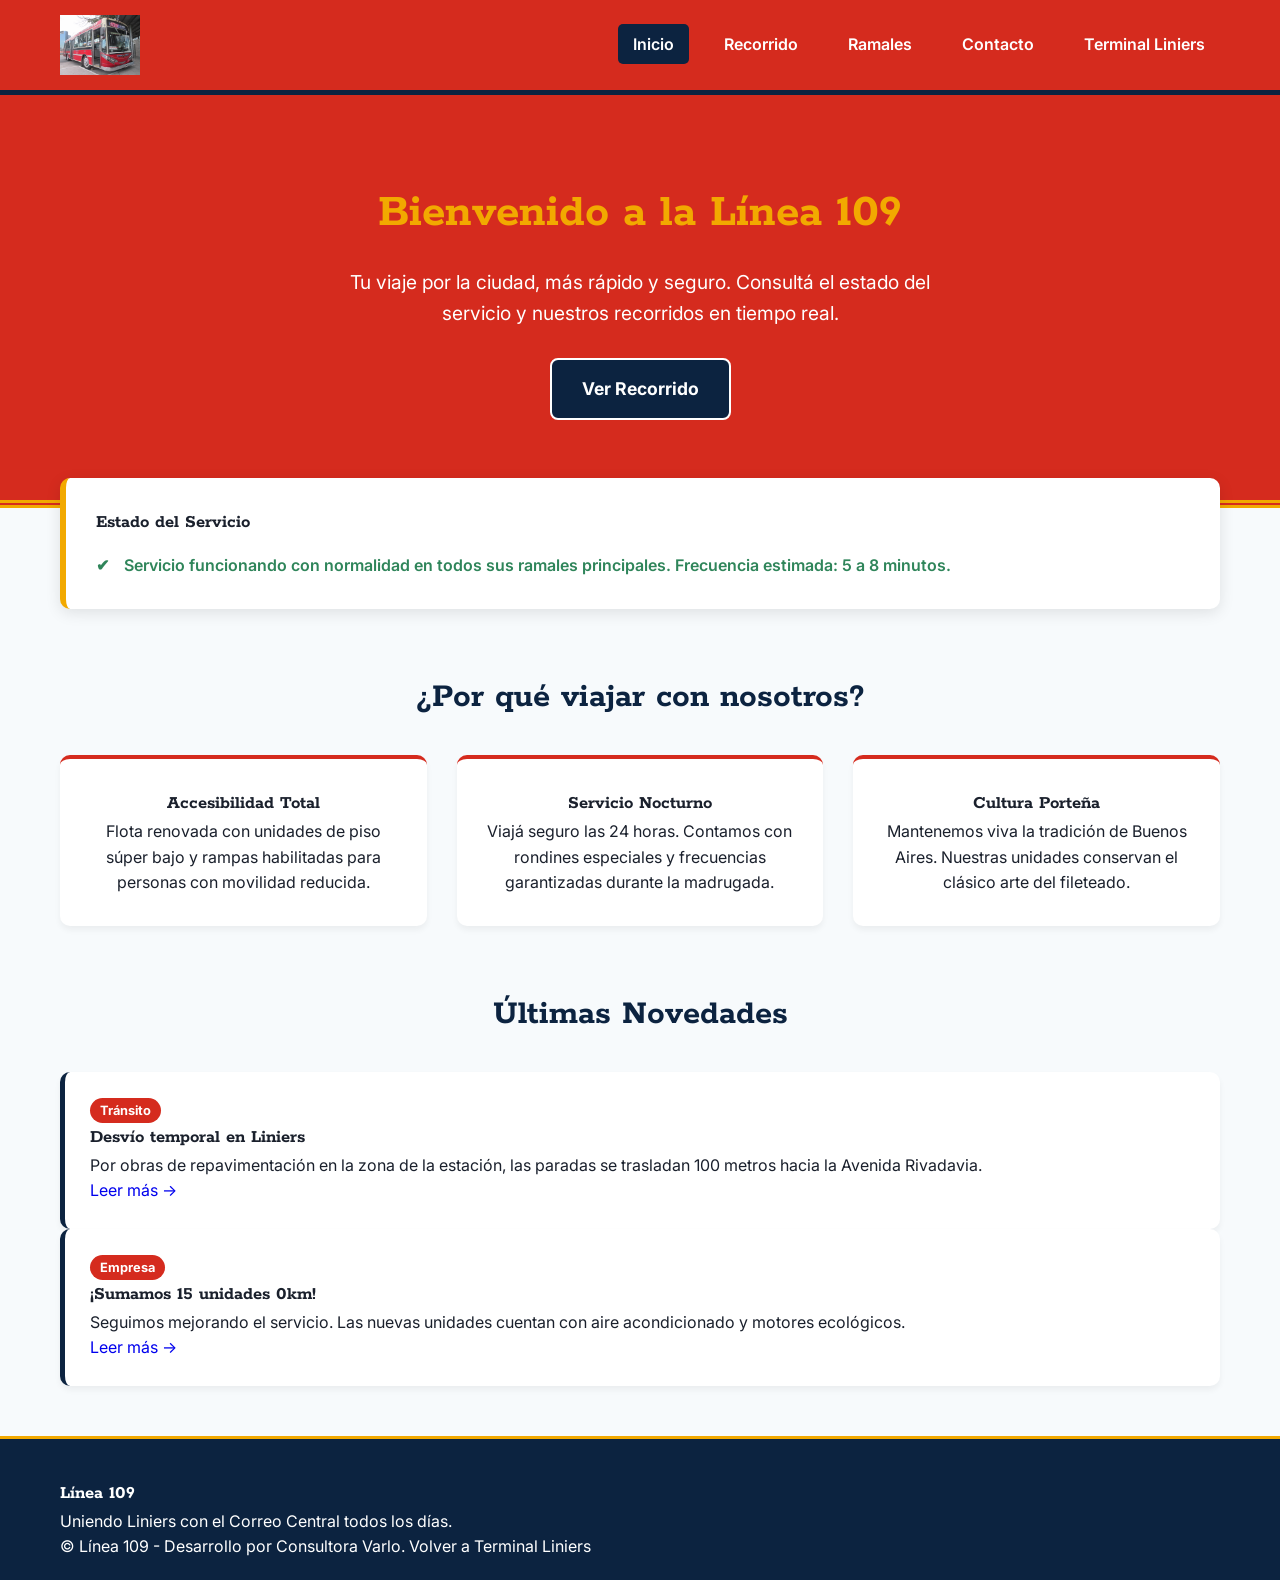
<file: index.html>
<!DOCTYPE html>
<html lang="es">
<head>
<meta charset="UTF-8">
<meta name="viewport" content="width=device-width, initial-scale=1.0">
<title>Línea 109 | Inicio</title>
<!-- Corrección: Vinculamos styles.css -->
<link rel="stylesheet" href="styles.css">
<link href="https://fonts.googleapis.com/css2?family=Inter:wght@400;600&family=Rokkitt:wght@700&display=swap" rel="stylesheet">
</head>
<body>
<!-- Encabezado y Navegación -->
<header class="header-principal">
<div class="contenedor header-grid">
<!-- Acá sacamos el texto y pusimos la imagen del logo -->
<div class="logo">
<a href="index.html">
<img src="img/28666771498_ae59375ec0_b.jpg" alt="Logo109" class="logo-img">
</a>
</div>
<nav class="navegacion" aria-label="Navegación principal">
<ul class="menu">
<li><a href="index.html" class="activo">Inicio</a></li>
<li><a href="recorrido.html">Recorrido</a></li>
<li><a href="ramales.html">Ramales</a></li>
<li><a href="contacto.html">Contacto</a></li>
<li><a href="https://tomasvalcarcel.github.io/centro-transporte/">Terminal Liniers</a></li>
</ul>
</nav>
</div>
</header>
<!-- Contenido Principal -->
<main>
<!-- Sección Hero -->
<section class="hero">
<div class="contenedor hero-contenido">
<h2>Bienvenido a la Línea 109</h2>
<p>Tu viaje por la ciudad, más rápido y seguro. Consultá el estado del servicio y nuestros recorridos en tiempo real.</p>
<a href="recorrido.html" class="btn-primario">Ver Recorrido</a>
</div>
</section>
<!-- Sección de Estado del Servicio -->
<section class="estado-servicio contenedor">
<div class="tarjeta-estado">
<h3>Estado del Servicio</h3>
<div class="alerta alerta-normal">
<span class="icono">✔</span>
<p>Servicio funcionando con normalidad en todos sus ramales principales. Frecuencia estimada: 5 a 8 minutos.</p>
</div>
</div>
</section>
<!-- SECCIÓN: Beneficios / Accesibilidad -->
<section class="beneficios contenedor">
<h2 class="titulo-seccion">¿Por qué viajar con nosotros?</h2>
<div class="grid-beneficios">
<div class="card-beneficio">
<h3 class="oro">Accesibilidad Total</h3>
<p>Flota renovada con unidades de piso súper bajo y rampas habilitadas para personas con movilidad reducida.</p>
</div>
<div class="card-beneficio">
<h3 class="oro">Servicio Nocturno</h3>
<p>Viajá seguro las 24 horas. Contamos con rondines especiales y frecuencias garantizadas durante la madrugada.</p>
</div>
<div class="card-beneficio">
<h3 class="oro">Cultura Porteña</h3>
<p>Mantenemos viva la tradición de Buenos Aires. Nuestras unidades conservan el clásico arte del fileteado.</p>
</div>
</div>
</section>
<!-- SECCIÓN: Novedades -->
<section class="novedades contenedor">
<h2 class="titulo-seccion">Últimas Novedades</h2>
<div class="grid-novedades">
<article class="card-novedad">
<span class="etiqueta">Tránsito</span>
<h3>Desvío temporal en Liniers</h3>
<p>Por obras de repavimentación en la zona de la estación, las paradas se trasladan 100 metros hacia la Avenida Rivadavia.</p>
<a href="#" class="enlace-mas">Leer más &rarr;</a>
</article>
<article class="card-novedad">
<span class="etiqueta">Empresa</span>
<h3>¡Sumamos 15 unidades 0km!</h3>
<p>Seguimos mejorando el servicio. Las nuevas unidades cuentan con aire acondicionado y motores ecológicos.</p>
<a href="#" class="enlace-mas">Leer más &rarr;</a>
</article>
</div>
</section>
</main>
<!-- Pie de página -->
<footer class="footer-principal">
<div class="contenedor">
<div class="footer-grid">
<div class="footer-info">
<h3>Línea 109</h3>
<p>Uniendo Liniers con el Correo Central todos los días.</p>
</div>
<div class="footer-legal">
<p>&copy; Línea 109 - Desarrollo por Consultora Varlo. <a href="https://tomasvalcarcel.github.io/centro-transporte/" style="color:inherit;">Volver a Terminal Liniers</a></p>
</div>
</div>
</div>
</footer>
</body>
</html>
</file>
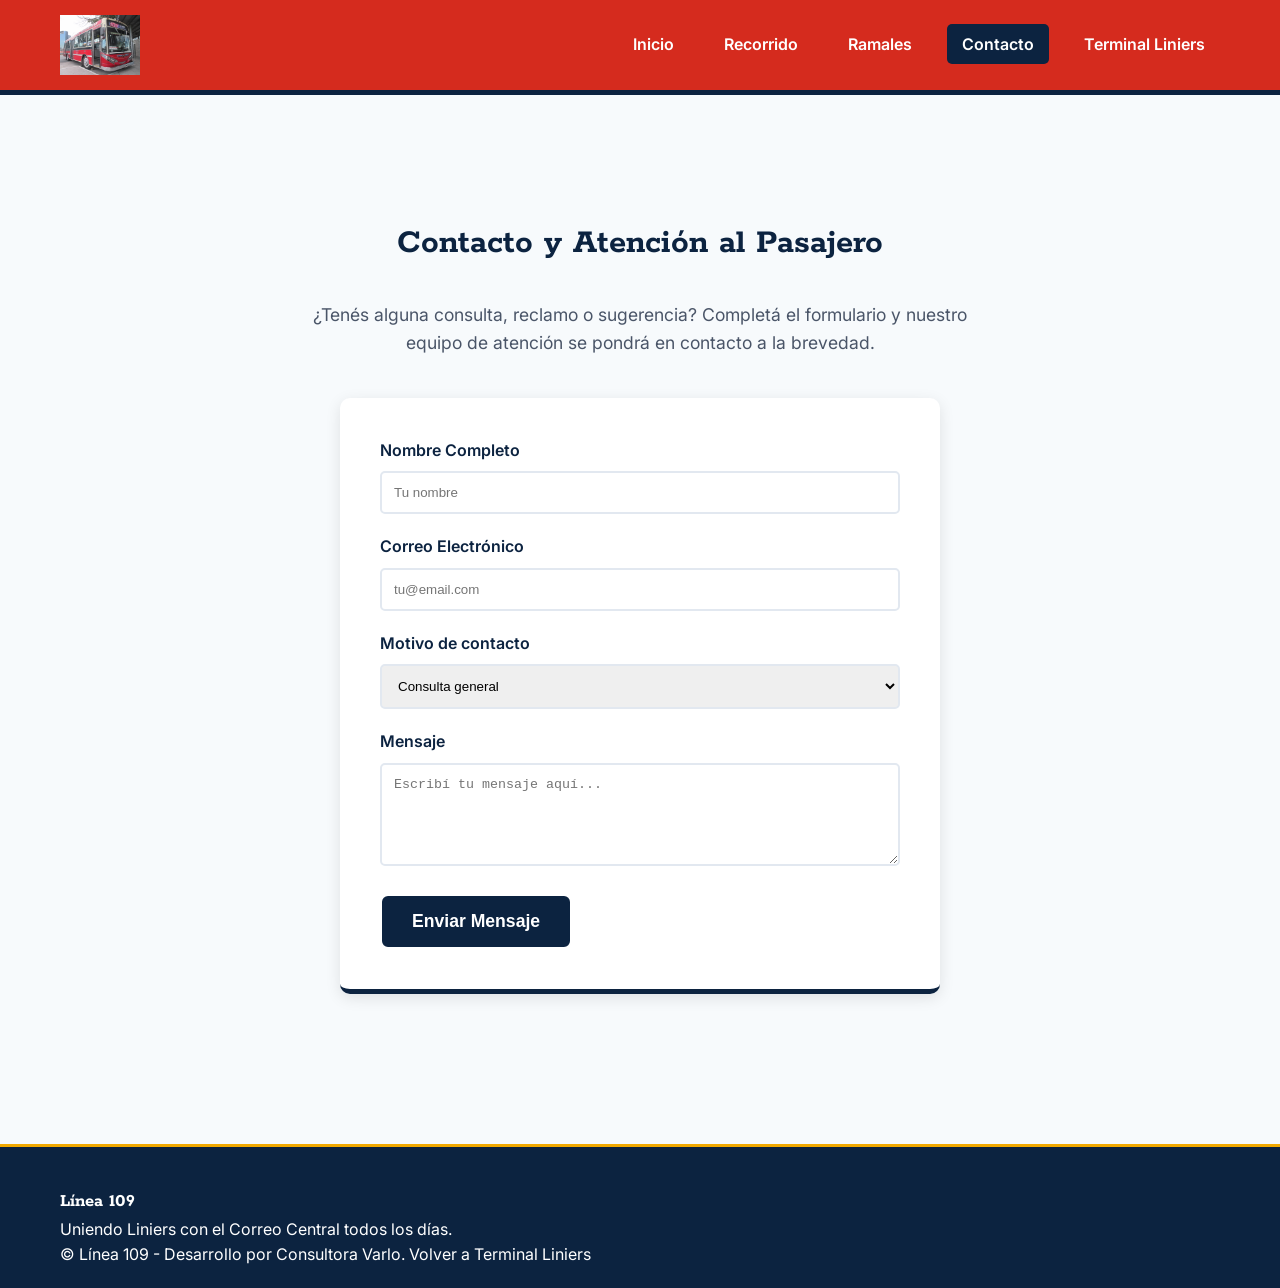
<file: contacto.html>
<!DOCTYPE html>
<html lang="es">
<head>
<meta charset="UTF-8">
<meta name="viewport" content="width=device-width, initial-scale=1.0">
<title>Línea 109 | Contacto</title>
<link rel="stylesheet" href="styles.css">
<link href="https://fonts.googleapis.com/css2?family=Inter:wght@400;600&family=Rokkitt:wght@700&display=swap" rel="stylesheet">
</head>
<body>
<header class="header-principal">
<div class="contenedor header-grid">
<div class="logo">
<a href="index.html">
<img src="img/28666771498_ae59375ec0_b.jpg" alt="Logo109" class="logo-img">
</a>
</div>
<nav class="navegacion" aria-label="Navegación principal">
<ul class="menu">
<li><a href="index.html">Inicio</a></li>
<li><a href="recorrido.html">Recorrido</a></li>
<li><a href="ramales.html">Ramales</a></li>
<li><a href="contacto.html" class="activo">Contacto</a></li>
<li><a href="https://tomasvalcarcel.github.io/centro-transporte/">Terminal Liniers</a></li>
</ul>
</nav>
</div>
</header>
<main class="contenedor seccion-interna">
<h2 class="titulo-seccion">Contacto y Atención al Pasajero</h2>
<p class="bajada-seccion">¿Tenés alguna consulta, reclamo o sugerencia? Completá el formulario y nuestro equipo de atención se pondrá en contacto a la brevedad.</p>
<form class="formulario-contacto">
<div class="form-group">
<label for="nombre">Nombre Completo</label>
<input type="text" id="nombre" name="nombre" placeholder="Tu nombre" required>
</div>
<div class="form-group">
<label for="email">Correo Electrónico</label>
<input type="email" id="email" name="email" placeholder="tu@email.com" required>
</div>
<div class="form-group">
<label for="motivo">Motivo de contacto</label>
<select id="motivo" name="motivo">
<option value="consulta">Consulta general</option>
<option value="reclamo">Reclamo o sugerencia</option>
<option value="objetos">Objetos perdidos</option>
</select>
</div>
<div class="form-group">
<label for="mensaje">Mensaje</label>
<textarea id="mensaje" name="mensaje" rows="5" placeholder="Escribí tu mensaje aquí..." required></textarea>
</div>
<button type="submit" class="btn-primario">Enviar Mensaje</button>
</form>
</main>
<footer class="footer-principal">
<div class="contenedor">
<div class="footer-grid">
<div class="footer-info">
<h3>Línea 109</h3>
<p>Uniendo Liniers con el Correo Central todos los días.</p>
</div>
<div class="footer-legal">
<p>&copy; Línea 109 - Desarrollo por Consultora Varlo. <a href="https://tomasvalcarcel.github.io/centro-transporte/" style="color:inherit;">Volver a Terminal Liniers</a></p>
</div>
</div>
</div>
</footer>
</body>
</html>
</file>
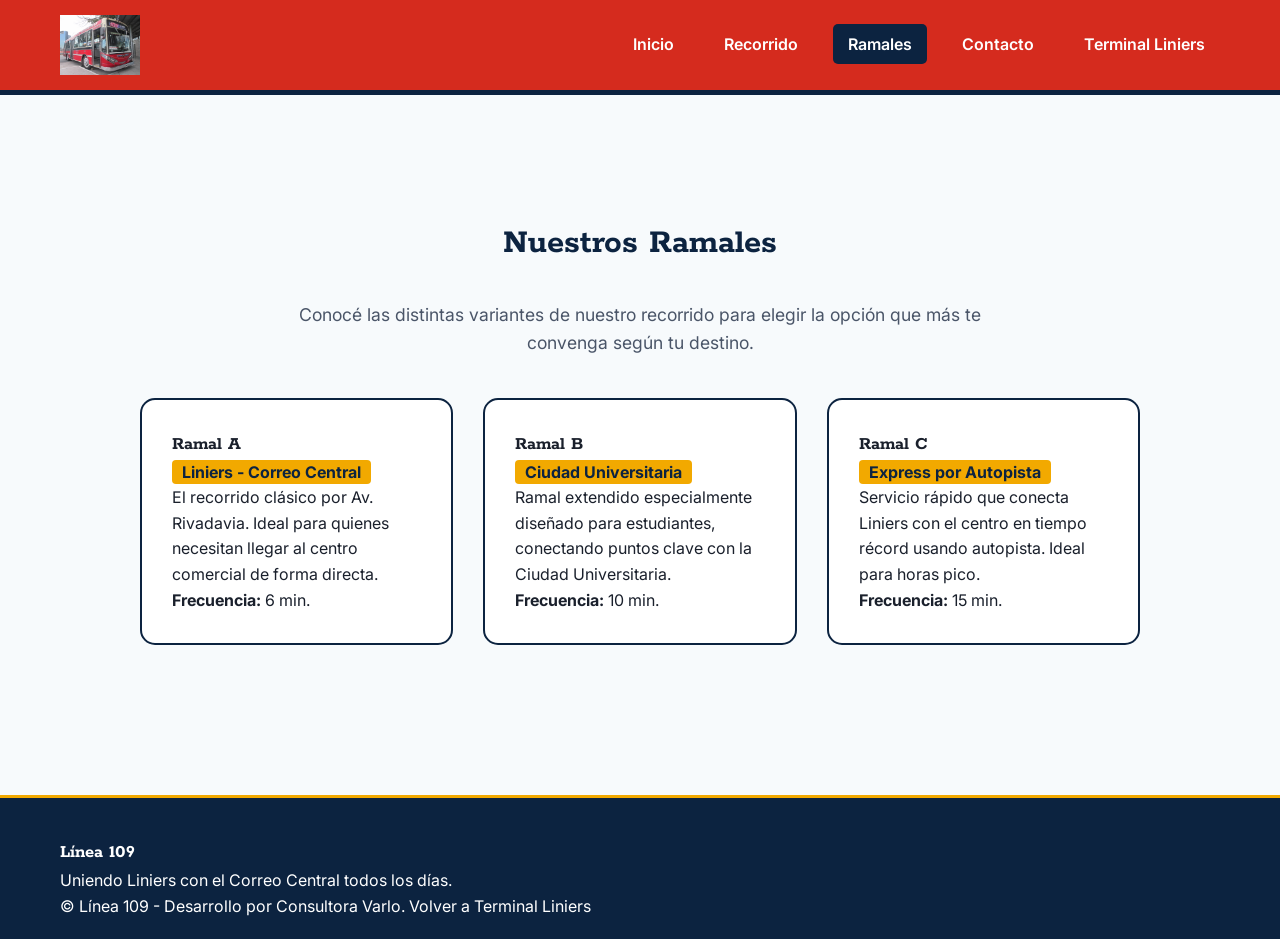
<file: ramales.html>
<!DOCTYPE html>
<html lang="es">
<head>
<meta charset="UTF-8">
<meta name="viewport" content="width=device-width, initial-scale=1.0">
<title>Línea 109 | Ramales</title>
<link rel="stylesheet" href="styles.css">
<link href="https://fonts.googleapis.com/css2?family=Inter:wght@400;600&family=Rokkitt:wght@700&display=swap" rel="stylesheet">
</head>
<body>
<header class="header-principal">
<div class="contenedor header-grid">
<div class="logo">
<a href="index.html">
<img src="img/28666771498_ae59375ec0_b.jpg" alt="Logo109" class="logo-img">
</a>
</div>
<nav class="navegacion" aria-label="Navegación principal">
<ul class="menu">
<li><a href="index.html">Inicio</a></li>
<li><a href="recorrido.html">Recorrido</a></li>
<li><a href="ramales.html" class="activo">Ramales</a></li>
<li><a href="contacto.html">Contacto</a></li>
<li><a href="https://tomasvalcarcel.github.io/centro-transporte/">Terminal Liniers</a></li>
</ul>
</nav>
</div>
</header>
<main class="contenedor seccion-interna">
<h2 class="titulo-seccion">Nuestros Ramales</h2>
<p class="bajada-seccion">Conocé las distintas variantes de nuestro recorrido para elegir la opción que más te convenga según tu destino.</p>
<div class="grid-ramales">
<article class="card-ramal">
<div class="header-ramal">
<h3>Ramal A</h3>
<span class="etiqueta-ramal">Liniers - Correo Central</span>
</div>
<p>El recorrido clásico por Av. Rivadavia. Ideal para quienes necesitan llegar al centro comercial de forma directa.</p>
<div class="detalle-frecuencia">
<p><strong>Frecuencia:</strong> 6 min.</p>
</div>
</article>
<article class="card-ramal">
<div class="header-ramal">
<h3>Ramal B</h3>
<span class="etiqueta-ramal">Ciudad Universitaria</span>
</div>
<p>Ramal extendido especialmente diseñado para estudiantes, conectando puntos clave con la Ciudad Universitaria.</p>
<div class="detalle-frecuencia">
<p><strong>Frecuencia:</strong> 10 min.</p>
</div>
</article>
<article class="card-ramal">
<div class="header-ramal">
<h3>Ramal C</h3>
<span class="etiqueta-ramal">Express por Autopista</span>
</div>
<p>Servicio rápido que conecta Liniers con el centro en tiempo récord usando autopista. Ideal para horas pico.</p>
<div class="detalle-frecuencia">
<p><strong>Frecuencia:</strong> 15 min.</p>
</div>
</article>
</div>
</main>
<footer class="footer-principal">
<div class="contenedor">
<div class="footer-grid">
<div class="footer-info">
<h3>Línea 109</h3>
<p>Uniendo Liniers con el Correo Central todos los días.</p>
</div>
<div class="footer-legal">
<p>&copy; Línea 109 - Desarrollo por Consultora Varlo. <a href="https://tomasvalcarcel.github.io/centro-transporte/" style="color:inherit;">Volver a Terminal Liniers</a></p>
</div>
</div>
</div>
</footer>
</body>
</html>
</file>
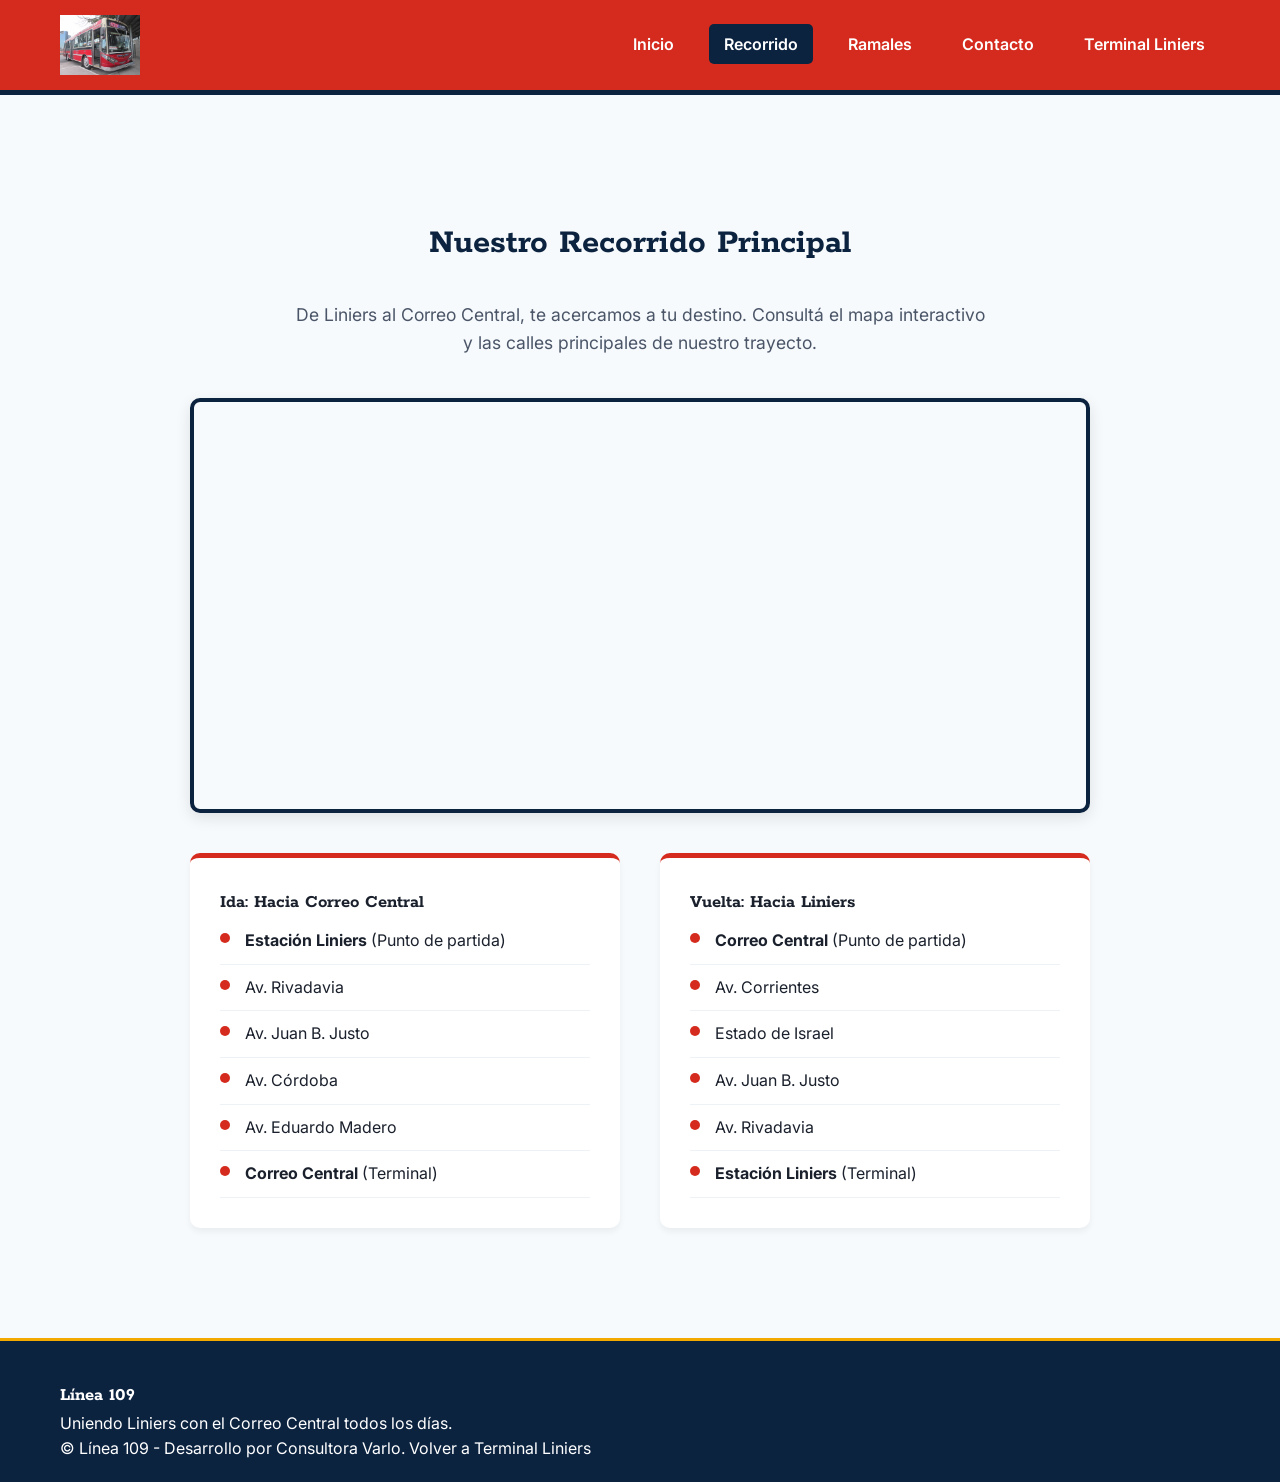
<file: recorrido.html>
<!DOCTYPE html>
<html lang="es">
<head>
<meta charset="UTF-8">
<meta name="viewport" content="width=device-width, initial-scale=1.0">
<title>Línea 109 | Recorrido</title>
<link rel="stylesheet" href="styles.css">
<link href="https://fonts.googleapis.com/css2?family=Inter:wght@400;600&family=Rokkitt:wght@700&display=swap" rel="stylesheet">
</head>
<body>
<header class="header-principal">
<div class="contenedor header-grid">
<div class="logo">
<a href="index.html">
<img src="img/28666771498_ae59375ec0_b.jpg" alt="Logo109" class="logo-img">
</a>
</div>
<nav class="navegacion" aria-label="Navegación principal">
<ul class="menu">
<li><a href="index.html">Inicio</a></li>
<li><a href="recorrido.html" class="activo">Recorrido</a></li>
<li><a href="ramales.html">Ramales</a></li>
<li><a href="contacto.html">Contacto</a></li>
<li><a href="https://tomasvalcarcel.github.io/centro-transporte/">Terminal Liniers</a></li>
</ul>
</nav>
</div>
</header>
<main class="contenedor seccion-interna">
<h2 class="titulo-seccion">Nuestro Recorrido Principal</h2>
<p class="bajada-seccion">De Liniers al Correo Central, te acercamos a tu destino. Consultá el mapa interactivo y las calles principales de nuestro trayecto.</p>
<div class="mapa-simulado">
<iframe src="https://www.google.com/maps/embed?pb=!1m28!1m12!1m3!1d105072.36786647643!2d-58.53149309348414!3d-34.61651231754967!2m3!1f0!2f0!3f0!3m2!1i1024!2i768!4f13.1!4m13!3e3!4m5!1s0x95a33534f27324bd%3A0xe69f86fa5183dc5b!2sTerminal%20Madero%20(109)%2C%20C1106%20Cdad.%20Aut%C3%B3noma%20de%20Buenos%20Aires!3m2!1d-34.5975!2d-58.369519999999994!4m5!1s0x95bcc838ae8821d9%3A0x6f0880429971ac8d!2sEstaci%C3%B3n%20Liniers%20(109)%2C%20C1408%20Cdad.%20Aut%C3%B3noma%20de%20Buenos%20Aires!3m2!1d-34.63828!2d-58.52541!5e0!3m2!1ses-419!2sar!4v1780008254648!5m2!1ses-419!2sar" width="100%"
height="400"
style="border:0;"
allowfullscreen=""
loading="lazy"
referrerpolicy="no-referrer-when-downgrade"></iframe>
</div>
<div class="info-recorrido">
<div class="recorrido-ida">
<h3 class="oro">Ida: Hacia Correo Central</h3>
<ul class="lista-calles">
<li><strong>Estación Liniers</strong> (Punto de partida)</li>
<li>Av. Rivadavia</li>
<li>Av. Juan B. Justo</li>
<li>Av. Córdoba</li>
<li>Av. Eduardo Madero</li>
<li><strong>Correo Central</strong> (Terminal)</li>
</ul>
</div>
<div class="recorrido-vuelta">
<h3 class="oro">Vuelta: Hacia Liniers</h3>
<ul class="lista-calles">
<li><strong>Correo Central</strong> (Punto de partida)</li>
<li>Av. Corrientes</li>
<li>Estado de Israel</li>
<li>Av. Juan B. Justo</li>
<li>Av. Rivadavia</li>
<li><strong>Estación Liniers</strong> (Terminal)</li>
</ul>
</div>
</div>
</main>
<footer class="footer-principal">
<div class="contenedor">
<div class="footer-grid">
<div class="footer-info">
<h3>Línea 109</h3>
<p>Uniendo Liniers con el Correo Central todos los días.</p>
</div>
<div class="footer-legal">
<p>&copy; Línea 109 - Desarrollo por Consultora Varlo. <a href="https://tomasvalcarcel.github.io/centro-transporte/" style="color:inherit;">Volver a Terminal Liniers</a></p>
</div>
</div>
</div>
</footer>
</body>
</html>
</file>
<file: styles.css>
:root {
    --rojo-109: #d52b1e;       
    --azul-secundario: #0c2340; 
    --blanco: #ffffff;
    --oro-filete: #f2a900;
    --fondo-gris: #f7fafc;
    --texto-oscuro: #1a202c;
}

* {
    margin: 0;
    padding: 0;
    box-sizing: border-box;
}

body {
    font-family: 'Inter', sans-serif;
    background-color: var(--fondo-gris);
    color: var(--texto-oscuro);
    line-height: 1.6;
}

h1, h2, h3 {
    font-family: 'Rokkitt', serif;
}

a {
    text-decoration: none;
}

.contenedor {
    max-width: 1200px;
    margin: 0 auto;
    padding: 0 20px;
}


.header-principal {
    background-color: var(--rojo-109);
    color: var(--blanco);
    padding: 15px 0;
    border-bottom: 5px solid var(--azul-secundario);
    position: sticky;
    top: 0;
    z-index: 100;
}

.header-grid {
    display: flex;
    justify-content: space-between;
    align-items: center;
    flex-wrap: wrap;
}

.logo-img {
    max-height: 60px;
    width: auto;
    display: block;
    transition: transform 0.3s ease;
}

.logo-img:hover {
    transform: scale(1.05);
}

.menu {
    list-style: none;
    display: flex;
    gap: 20px;
}

.menu a {
    color: var(--blanco);
    font-weight: 600;
    padding: 10px 15px;
    border-radius: 5px;
    transition: all 0.3s ease;
}

.menu a:hover, .menu a.activo {
    background-color: var(--azul-secundario);
    color: var(--blanco);
}

.hero {
    background-color: var(--rojo-109);
    color: var(--blanco);
    padding: 80px 20px;
    text-align: center;
    border-bottom: 8px double var(--oro-filete);
}

.hero h2 {
    font-size: 3rem;
    margin-bottom: 15px;
    color: var(--oro-filete);
}

.hero p {
    font-size: 1.2rem;
    max-width: 600px;
    margin: 0 auto 30px auto;
}

.btn-primario {
    display: inline-block;
    background-color: var(--azul-secundario);
    color: var(--blanco);
    padding: 15px 30px;
    font-size: 1.1rem;
    font-weight: bold;
    border-radius: 8px;
    border: 2px solid var(--blanco);
    transition: 0.3s;
}

.btn-primario:hover {
    background-color: var(--oro-filete);
    color: var(--azul-secundario);
    border-color: var(--azul-secundario);
}

.estado-servicio {
    margin-top: -30px;
    position: relative;
}

.tarjeta-estado {
    background-color: var(--blanco);
    padding: 30px;
    border-radius: 10px;
    box-shadow: 0 4px 15px rgba(0,0,0,0.1);
    border-left: 6px solid var(--oro-filete);
}

.alerta-normal {
    display: flex;
    align-items: center;
    gap: 15px;
    margin-top: 15px;
    color: #2f855a;
    font-weight: 600;
}


.titulo-seccion {
    text-align: center;
    color: var(--azul-secundario);
    font-size: 2.2rem;
    margin: 60px 0 30px 0;
}

.grid-beneficios {
    display: grid;
    grid-template-columns: repeat(auto-fit, minmax(280px, 1fr));
    gap: 30px;
}

.card-beneficio {
    background-color: var(--blanco);
    padding: 30px;
    border-radius: 10px;
    text-align: center;
    border-top: 4px solid var(--rojo-109);
    box-shadow: 0 4px 6px rgba(0,0,0,0.05);
}

.card-novedad {
    background-color: var(--blanco);
    padding: 25px;
    border-radius: 10px;
    border-left: 5px solid var(--azul-secundario);
    box-shadow: 0 4px 6px rgba(0,0,0,0.05);
}

.etiqueta {
    background-color: var(--rojo-109);
    color: var(--blanco);
    padding: 5px 10px;
    border-radius: 20px;
    font-weight: bold;
    font-size: 0.8rem;
}

.footer-principal {
    background-color: var(--azul-secundario);
    color: var(--blanco);
    padding: 40px 0 20px 0;
    margin-top: 50px;
    border-top: 3px solid var(--oro-filete);
}

@media (max-width: 768px) {
    .header-grid { flex-direction: column; text-align: center; }
    .footer-grid { flex-direction: column; text-align: center; }
}

.seccion-interna { padding: 60px 20px; }

.bajada-seccion {
    text-align: center;
    max-width: 700px;
    margin: 0 auto 40px auto;
    font-size: 1.1rem;
    color: #4a5568;
}

.mapa-simulado {
    width: 100%;
    max-width: 900px;
    margin: 0 auto 40px auto;
    border-radius: 10px;
    overflow: hidden;
    box-shadow: 0 5px 15px rgba(0,0,0,0.1);
    border: 4px solid var(--azul-secundario);
}

.mapa-placeholder {
    background-color: #e2e8f0;
    width: 100%;
    height: 400px;
    display: flex;
    justify-content: center;
    align-items: center;
    color: var(--azul-secundario);
    font-weight: bold;
}

.info-recorrido {
    display: grid;
    grid-template-columns: repeat(auto-fit, minmax(300px, 1fr));
    gap: 40px;
    max-width: 900px;
    margin: 0 auto;
}

.recorrido-ida, .recorrido-vuelta {
    background-color: var(--blanco);
    padding: 30px;
    border-radius: 10px;
    border-top: 5px solid var(--rojo-109);
    box-shadow: 0 4px 6px rgba(0,0,0,0.05);
}

.lista-calles { list-style: none; }
.lista-calles li {
    padding: 10px 0;
    border-bottom: 1px solid #edf2f7;
    position: relative;
    padding-left: 25px;
}

.lista-calles li::before {
    content: '';
    position: absolute;
    left: 0;
    top: 15px;
    width: 10px;
    height: 10px;
    background-color: var(--rojo-109);
    border-radius: 50%;
}

.grid-ramales {
    display: grid;
    grid-template-columns: repeat(auto-fit, minmax(300px, 1fr));
    gap: 30px;
    max-width: 1000px;
    margin: 40px auto;
}

.card-ramal {
    background-color: var(--blanco);
    padding: 30px;
    border-radius: 15px;
    border: 2px solid var(--azul-secundario);
    transition: 0.3s;
}

.card-ramal:hover { border-color: var(--rojo-109); }

.etiqueta-ramal {
    background-color: var(--oro-filete);
    color: var(--azul-secundario);
    padding: 2px 10px;
    border-radius: 4px;
    font-weight: bold;
}

.formulario-contacto {
    max-width: 600px;
    margin: 40px auto;
    background-color: var(--blanco);
    padding: 40px;
    border-radius: 10px;
    box-shadow: 0 4px 15px rgba(0,0,0,0.1);
    border-bottom: 5px solid var(--azul-secundario);
}

.form-group { margin-bottom: 20px; }
.form-group label { display: block; font-weight: 600; margin-bottom: 8px; color: var(--azul-secundario); }
.form-group input, .form-group select, .form-group textarea {
    width: 100%;
    padding: 12px;
    border: 2px solid #e2e8f0;
    border-radius: 5px;
}
</file>
